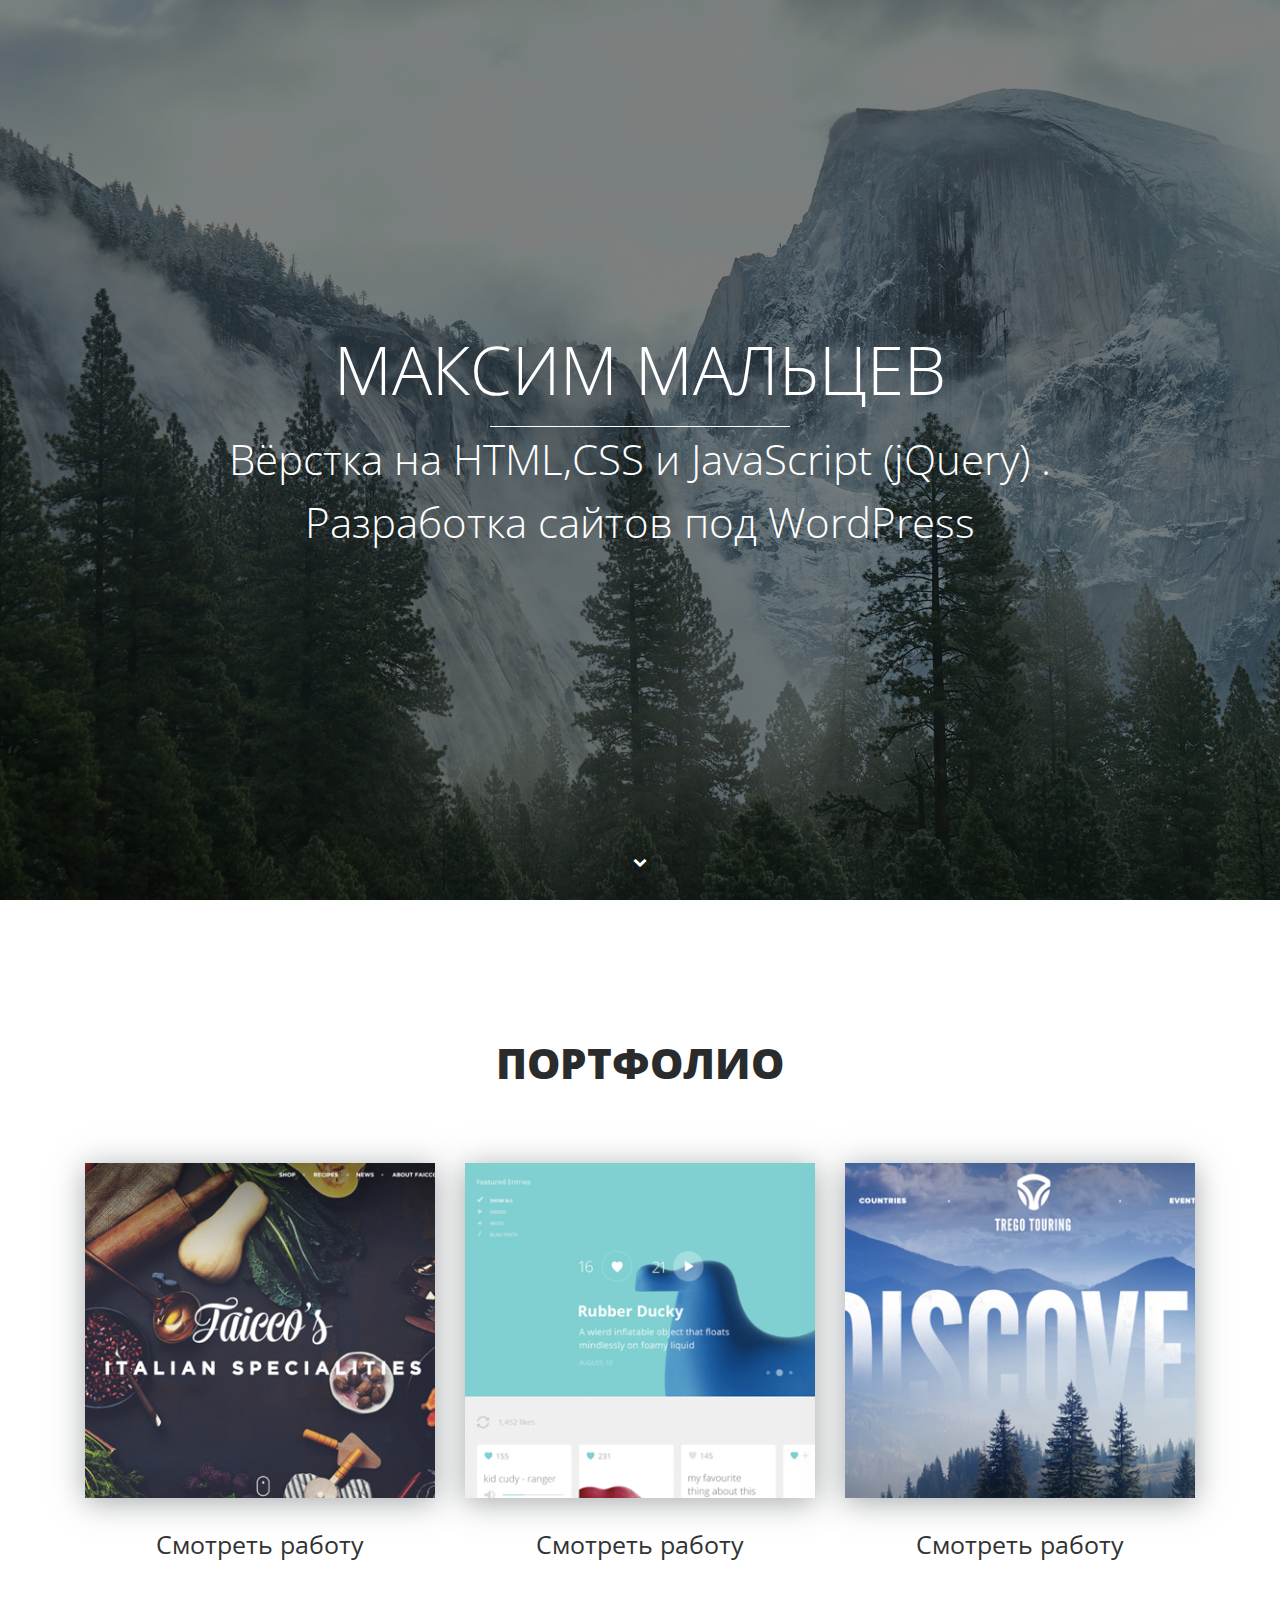
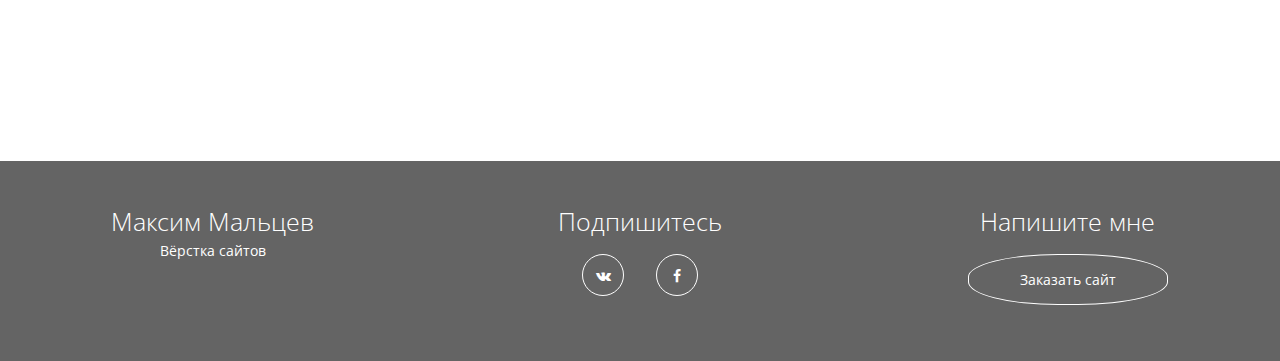
<file: index.html>
<!DOCTYPE html>
<html lang="ru">
  <head>
    <meta charset="utf-8">
    <meta http-equiv="X-UA-Compatible" content="IE=edge">
    <meta name="viewport" content="width=device-width, initial-scale=1">
    <!-- meta для соцсетей-->
    <meta property="og:url" content="">
    <meta property="og:type" content="website">
    <meta property="og:title" content="Максим Мальцев - верстка сайтов на HTML и CSS">
    <meta property="og:image" content="">
    <meta property="og:description" content="Закажите разработку сайта без посредников от 3 990 рублей">
    <meta property="og:site_name" content="Портфолио верстальщика">
    <meta property="article:author" content="Максим Мальцев">
    <!-- Заголовок сайта-->
    <title>Максим Мальцев - Портфолио</title>
    <link href="https://fonts.googleapis.com/css?family=Open+Sans:400,700&amp;subset=cyrillic" rel="stylesheet">
    <link rel="stylesheet" href="css/bootstrap-grid.min.css">
    <link href="css/bootstrap.min.css" rel="stylesheet">
    <link rel="stylesheet" href="css/down.css">
    <link rel="stylesheet" href="css/down-embedded.css">
    <link href="css/style.css" rel="stylesheet">
    <!-- фавиконка-->
    <link rel="shortcut icon" type="image/x-icon" href="favicon.ico">
    <!--[if lt IE 9]>
      <script src="https://oss.maxcdn.com/html5shiv/3.7.3/html5shiv.min.js"></script>
      <script src="https://oss.maxcdn.com/respond/1.4.2/respond.min.js"></script>
    <![endif]-->
  </head>
  <body>
    <div class="main">
    <div class="main-overlay"></div>
      <div class="main-header">
        <h1>Максим Мальцев</h1>
        <div class="main-line"></div>
        <p>Вёрстка на HTML,CSS и JavaScript (jQuery) . <br> Разработка сайтов под WordPress</p>
      </div>
      <a href="#" class="main-down"><i class="icon-down"></i></a>
    </div>
    <div class="portfolio">
      <div class="container">
        <h2 class="section-header">Портфолио</h2>
        <div class="row">
          <div class="col-xl-4">
                   <div class="portfolio-block">
                        <img src="img/portfolio/1.jpg" alt="Работа №1">
                                      <a data-toggle="modal" data-work='work-1' href="#work-1">Смотреть работу</a></div>
                 </div>
                 <div class="col-xl-4">
                   <div class="portfolio-block">
                        <img src="img/portfolio/2.jpg" alt="Работа №2">
                                      <a data-toggle="modal" data-work='work-2' href="#work-2">Смотреть работу</a></div>
                 </div>
                 <div class="col-xl-4">
                   <div class="portfolio-block">
                        <img src="img/portfolio/3.jpg" alt="Работа №3">
                                      <a data-toggle="modal" data-work='work-3' href="#work-3">Смотреть работу</a></div>
                 </div>       
        </div>
      </div>
    </div>
    <div class="footer">
      <div class="container">
        <div class="row">
            <div class="col-xl-3">
                <strong>Максим Мальцев</strong>
                <p>Вёрстка сайтов</p>
            </div>
            <div class="col-xl-6">
                <strong>Подпишитесь</strong>
                <div class="social-links">
                    <a href="https://vk.com/maximus3506"><i class="icon-vk"></i></a>
                    <a href="https://www.facebook.com/maxim.maltsev.54"><i class="icon-fb"></i></a>              
                      
                </div>
            </div>
            <div class="col-xl-3"><strong>Напишите мне</strong><a href="https://vk.me/maximus3506" class="offer-btn">Заказать сайт</a></div>
          </div>
       </div>    
      </div>

      <!--Всплавающие окна-->
      <!-- Modal -->
<div class="modal fade" id="work-1" tabindex="-1" role="dialog">
  <div class="modal-dialog">
    <div class="modal-content">
      <div class="modal-header">
        <button type="button" class="close" data-dismiss="modal" aria-hidden="true">&times;</button>
        <h4 class="modal-title">Описание проекта</h4>
      </div>
      <div class="modal-body">
        
      </div>      
    </div>
  </div>
</div>

    <!-- jQuery (necessary for Bootstrap's JavaScript plugins) -->
    <script src="https://ajax.googleapis.com/ajax/libs/jquery/1.12.4/jquery.min.js"></script>
    <script src="js/bootstrap.min.js"></script>  
    <script>
      $(functions(){
           var link = $('a[data-toggle="modal"]');
           link on('click', function(event) {
            var work = $(this).attr('data-work');  
            var modal = $('.modal'); 
            modal.find('.modal-body').load(work+'.html')
        });
    });
    </script> 
  </body>
</html>
</file>
<file: css/down.css>
@font-face {
  font-family: 'down';
  src: url('../font/down.eot?91593122');
  src: url('../font/down.eot?91593122#iefix') format('embedded-opentype'),
       url('../font/down.woff2?91593122') format('woff2'),
       url('../font/down.woff?91593122') format('woff'),
       url('../font/down.ttf?91593122') format('truetype'),
       url('../font/down.svg?91593122#down') format('svg');
  font-weight: normal;
  font-style: normal;
}
/* Chrome hack: SVG is rendered more smooth in Windozze. 100% magic, uncomment if you need it. */
/* Note, that will break hinting! In other OS-es font will be not as sharp as it could be */
/*
@media screen and (-webkit-min-device-pixel-ratio:0) {
  @font-face {
    font-family: 'down';
    src: url('../font/down.svg?91593122#down') format('svg');
  }
}
*/
 
 [class^="icon-"]:before, [class*=" icon-"]:before {
  font-family: "down";
  font-style: normal;
  font-weight: normal;
  speak: none;
 
  display: inline-block;
  text-decoration: inherit;
  width: 1em;
  margin-right: .2em;
  text-align: center;
  /* opacity: .8; */
 
  /* For safety - reset parent styles, that can break glyph codes*/
  font-variant: normal;
  text-transform: none;
 
  /* fix buttons height, for twitter bootstrap */
  line-height: 1em;
 
  /* Animation center compensation - margins should be symmetric */
  /* remove if not needed */
  margin-left: .2em;
 
  /* you can be more comfortable with increased icons size */
  /* font-size: 120%; */
 
  /* Font smoothing. That was taken from TWBS */
  -webkit-font-smoothing: antialiased;
  -moz-osx-font-smoothing: grayscale;
 
  /* Uncomment for 3D effect */
  /* text-shadow: 1px 1px 1px rgba(127, 127, 127, 0.3); */
}
 
.icon-down:before { content: '\e800'; } /* '' */
.icon-fb:before { content: '\f09a'; } /* '' */
.icon-vk:before { content: '\f189'; } /* '' */
</file>
<file: css/down-embedded.css>
@font-face {
  font-family: 'down';
  src: url('../font/down.eot?65244109');
  src: url('../font/down.eot?65244109#iefix') format('embedded-opentype'),
       url('../font/down.svg?65244109#down') format('svg');
  font-weight: normal;
  font-style: normal;
}
@font-face {
  font-family: 'down';
  src: url('[data-uri]') format('woff'),
       url('[data-uri]') format('truetype');
}
/* Chrome hack: SVG is rendered more smooth in Windozze. 100% magic, uncomment if you need it. */
/* Note, that will break hinting! In other OS-es font will be not as sharp as it could be */
/*
@media screen and (-webkit-min-device-pixel-ratio:0) {
  @font-face {
    font-family: 'down';
    src: url('../font/down.svg?65244109#down') format('svg');
  }
}
*/
 
 [class^="icon-"]:before, [class*=" icon-"]:before {
  font-family: "down";
  font-style: normal;
  font-weight: normal;
  speak: none;
 
  display: inline-block;
  text-decoration: inherit;
  width: 1em;
  margin-right: .2em;
  text-align: center;
  /* opacity: .8; */
 
  /* For safety - reset parent styles, that can break glyph codes*/
  font-variant: normal;
  text-transform: none;
     
  /* fix buttons height, for twitter bootstrap */
  line-height: 1em;
 
  /* Animation center compensation - margins should be symmetric */
  /* remove if not needed */
  margin-left: .2em;
 
  /* you can be more comfortable with increased icons size */
  /* font-size: 120%; */
 
  /* Uncomment for 3D effect */
  /* text-shadow: 1px 1px 1px rgba(127, 127, 127, 0.3); */
}
.icon-down:before { content: '\e800'; } /* '' */
.icon-fb:before { content: '\f09a'; } /* '' */
.icon-vk:before { content: '\f189'; } /* '' */
</file>
<file: css/style.css>
@charset "UTF-8";
/*Главный экран*/
body {
  font-family: "Open Sans", sans-serif; }

html {
  font-size: 14px; }

a:active, a:visited, a::focus {
  outline: none;
  text-decoration: none; }

.main {
  position: relative;
  text-align: center;
  background: #000 url(../img/main-bg.jpg) center center no-repeat;
  background-cover: cover;
  color: #fff;
  height: 100vh;
  display: flex;
  flex-direction: column;
  justify-content: center;
  align-items: center; }
  .main .main-overlay {
    position: absolute;
    width: 100%;
    height: 100%;
    background-color: rgba(0, 0, 0, 0.5); }
  .main .main-header {
    position: relative; }
    .main .main-header h1 {
      margin-bottom: 1.4rem;
      font-weight: 300;
      text-transform: uppercase;
      font-size: 4.8rem; }
    .main .main-header .main-line {
      width: 300px;
      height: 1px;
      background-color: #FFF;
      margin: 0 auto; }
    .main .main-header p {
      font-size: 3rem;
      font-weight: 300; }
  .main .main-down {
    position: absolute;
    bottom: 2rem;
    display: inline-block;
    color: #fff;
    width: 50px;
    left: 50%;
    margin-left: -25px; }

/*Портфолио*/
.portfolio {
  padding: 10rem 0px;
  text-align: center; }
  .portfolio .section-header {
    text-align: center;
    text-transform: uppercase;
    font-weight: 800;
    font-size: 3.0rem;
    padding-bottom: 5rem; }
  .portfolio img {
    width: 100%;
    max-width: 360px;
    box-shadow: 0px 4px 29px 0px rgba(87, 92, 97, 0.54); }
  .portfolio a {
    display: block;
    margin: 2rem auto 4rem;
    color: #333;
    width: 17rem;
    border-bottom: 1px solid transparent;
    font-size: 1.8rem; }
  .portfolio a:hover {
    text-decoration: none;
    border-bottom: 1px dotted #333; }

/*Footer*/
.footer {
  background-color: #646464;
  color: #fff;
  text-align: center;
  padding: 3rem 0; }
  .footer strong {
    font-weight: 300;
    font-size: 1.8rem; }

.social-links {
  margin-top: 1rem; }
  .social-links a {
    width: 3rem;
    height: 3rem;
    line-height: 3rem;
    display: inline-block;
    color: #fff;
    border: 1px solid #fff;
    border-radius: 50%;
    margin-left: 1rem;
    margin-right: 1rem;
    font-size: 1rem; }
  .social-links a:hover {
    background-color: #FFF;
    color: #646464;
    transition: 0.2s; }

.offer-btn {
  display: block;
  width: 80%;
  max-width: 200px;
  margin: 1rem auto;
  border: 1px solid #fff;
  padding-top: 1rem;
  padding-bottom: 1rem;
  color: #fff;
  border-radius: 45%; }

.offer-btn:hover {
  background-color: #FFF;
  color: #646464;
  transition: 0.2s;
  text-decoration: none; }

.modal img {
  width: 100%; }

.modal-title {
  font-weight: 800;
  font-size: 1.8rem; }

.modal-btn {
  display: inline-block;
  color: #333;
  border: 1px solid #333;
  padding: 10px 20px;
  border-radius: 5px;
  margin-top: 1.5rem; }

.modal-btn:hover {
  background-color: #333;
  color: #fff;
  text-decoration: none; }

.close {
  background-color: transparent;
  border: none;
  font-size: 2rem;
  position: absolute;
  right: 1.8rem;
  top: 1.2rem; }

@media (min-width: 0px) and (max-width: 767px) {
  html {
    font-size: 7px; }
  .footer strong {
    margin-top: 3rem 0 2rem;
    display: inline-block; }
  .social-links {
    font-size: 1.3rem; } }

@media (min-width: 768px) and (max-width: 991px) {
  .footer strong {
    margin-top: 3rem 0 2rem;
    display: inline-block; } }
</file>
